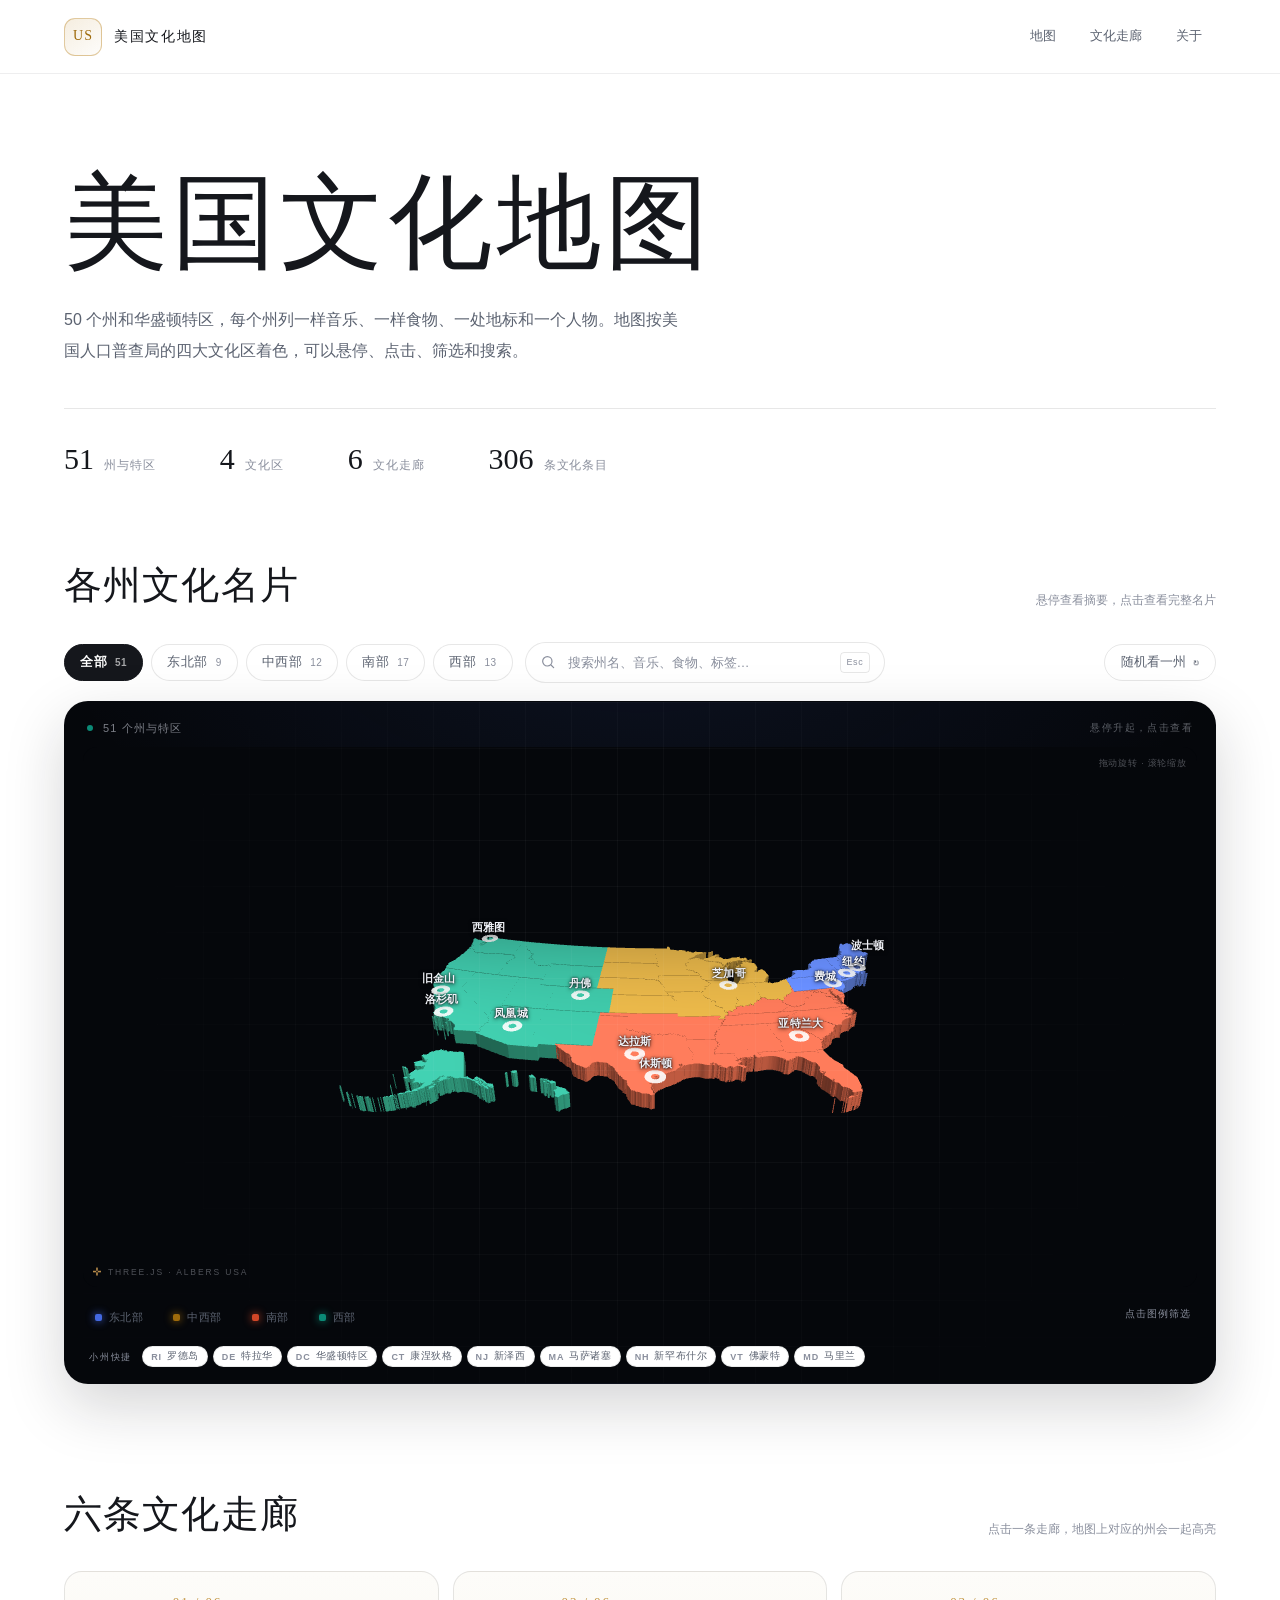
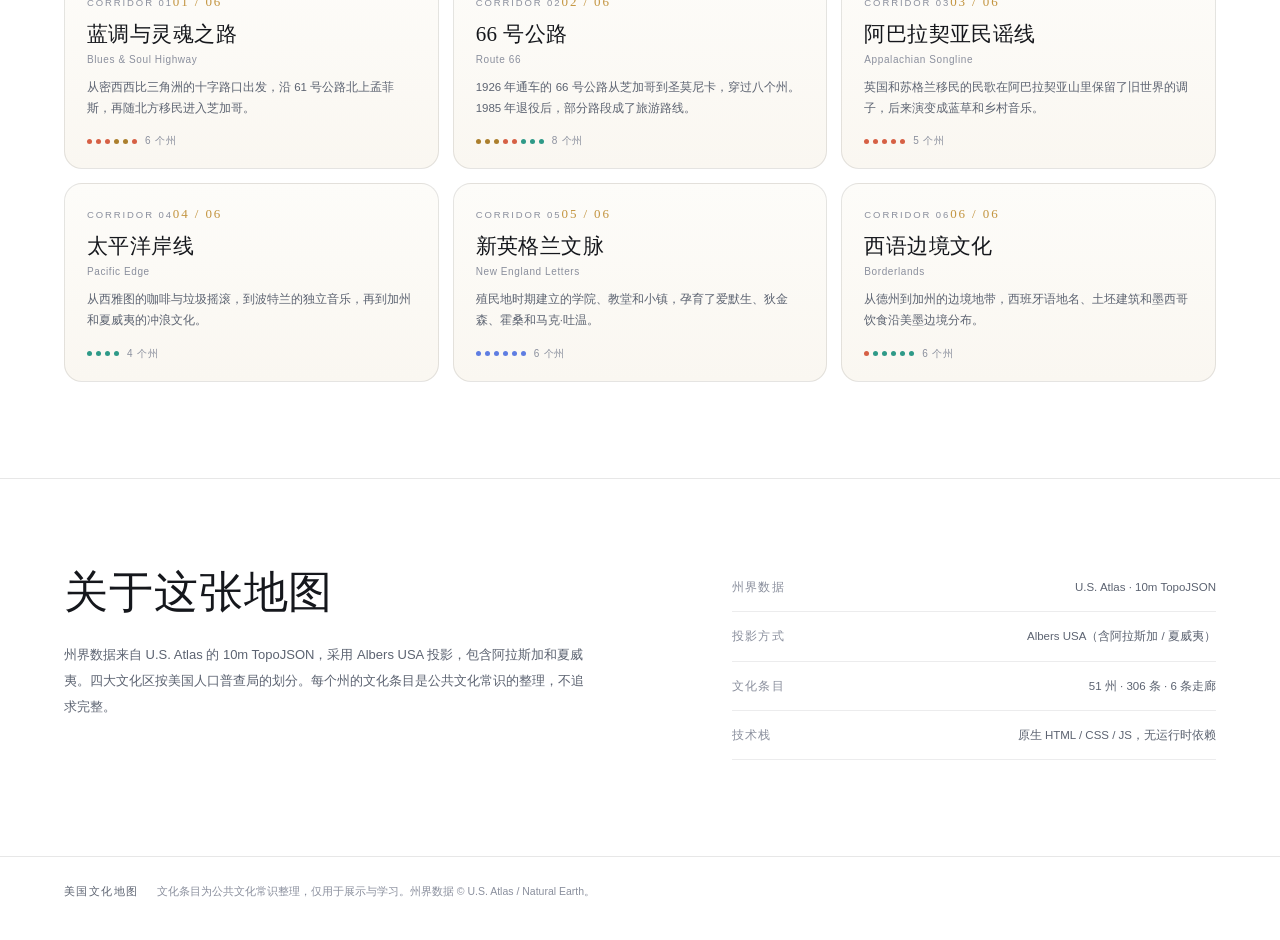
<file: index.html>
<!DOCTYPE html>
<html lang="zh-CN">
<head>
<meta charset="UTF-8">
<meta name="viewport" content="width=device-width, initial-scale=1">
<title>美国文化地图</title>
<meta name="description" content="美国 50 个州与华盛顿特区的文化地图：音乐、食物、地标、人物，按四大文化区着色，可筛选、搜索，并沿六条文化走廊查看。">
<link rel="icon" href="data:image/svg+xml,%3Csvg xmlns='http://www.w3.org/2000/svg' viewBox='0 0 64 64'%3E%3Crect width='64' height='64' rx='14' fill='%23fdfcf9'/%3E%3Ctext x='32' y='45' text-anchor='middle' font-size='32' fill='%239e6a0b' font-family='Georgia'%3E%E2%98%85%3C/text%3E%3C/svg%3E">
<link rel="stylesheet" href="styles.css">
<script>
var _hmt = _hmt || [];
(function() {
var hm = document.createElement("script");
hm.src = "https://hm.baidu.com/hm.js?78a1b20e8469a95c435d81b8d0797706";
var s = document.getElementsByTagName("script")[0];
s.parentNode.insertBefore(hm, s);
})();
</script>
</head>
<body>

<header class="topbar">
  <a class="brand" href="#top">
    <span class="brand-mark">US</span>
    <span class="brand-text">美国文化地图</span>
  </a>
  <nav class="nav">
    <a href="#atlas">地图</a>
    <a href="#corridors">文化走廊</a>
    <a href="#about">关于</a>
  </nav>
</header>

<main id="top">
  <section class="hero">
    <h1>美国文化地图</h1>
    <p class="lede">50 个州和华盛顿特区，每个州列一样音乐、一样食物、一处地标和一个人物。地图按美国人口普查局的四大文化区着色，可以悬停、点击、筛选和搜索。</p>
    <div class="stats">
      <div class="stat"><strong>51</strong><span>州与特区</span></div>
      <div class="stat"><strong>4</strong><span>文化区</span></div>
      <div class="stat"><strong>6</strong><span>文化走廊</span></div>
      <div class="stat"><strong>306</strong><span>条文化条目</span></div>
    </div>
  </section>

  <section class="atlas" id="atlas">
    <div class="section-head">
      <div>
        <h2>各州文化名片</h2>
      </div>
      <p class="section-note">悬停查看摘要，点击查看完整名片</p>
    </div>

    <div class="toolbar">
      <div class="chips" id="regionChips" role="group" aria-label="按文化区筛选"></div>
      <label class="search">
        <svg viewBox="0 0 24 24" aria-hidden="true"><circle cx="11" cy="11" r="7"></circle><path d="m16.5 16.5 4 4"></path></svg>
        <input id="search" type="search" placeholder="搜索州名、音乐、食物、标签…" autocomplete="off" aria-label="搜索州">
        <span class="search-esc">Esc</span>
      </label>
      <button class="ghost-btn" id="randomBtn" type="button" aria-label="随机看一个州"><span class="gb-text">随机看一州</span> <span>↻</span></button>
    </div>

    <div class="atlas-grid" id="atlasGrid">
      <div class="map-card" id="mapCard">
        <div class="map-topline">
          <span class="live-dot"></span>
          <span id="mapStatus">51 个州与特区</span>
          <span class="map-hint">
            <span class="hint-desktop">悬停升起，点击查看</span>
            <span class="hint-mobile">点击查看名片</span>
          </span>
        </div>

        <div class="map-canvas" id="mapCanvas">
          <div class="map-meta map-meta-bl">
            <span class="crosshair">✛</span> THREE.JS · ALBERS USA
          </div>
          <div class="map-meta map-meta-tr">
            <span class="meta-desktop">拖动旋转 · 滚轮缩放</span>
            <span class="meta-mobile">拖动旋转 · 双指缩放</span>
          </div>

          <div class="tooltip" id="tooltip" role="status" aria-live="polite"></div>

          <div class="corridor-banner" id="corridorBanner" hidden>
            <div class="cb-text">
              <span>文化走廊</span>
              <strong id="cbName"></strong>
              <p id="cbDesc"></p>
            </div>
            <button id="cbClose" type="button" aria-label="退出文化走廊">✕</button>
          </div>
        </div>

        <div class="legend" id="legend"></div>
        <div class="small-states" id="smallStates"></div>
      </div>

      <aside class="panel" id="panel" aria-live="polite"></aside>
    </div>
  </section>

  <section class="corridors" id="corridors">
    <div class="section-head">
      <div>
        <h2>六条文化走廊</h2>
      </div>
      <p class="section-note">点击一条走廊，地图上对应的州会一起高亮</p>
    </div>
    <div class="corridor-grid" id="corridorGrid"></div>
  </section>

  <section class="about" id="about">
    <div class="about-copy">
      <h2>关于这张地图</h2>
      <p>州界数据来自 U.S. Atlas 的 10m TopoJSON，采用 Albers USA 投影，包含阿拉斯加和夏威夷。四大文化区按美国人口普查局的划分。每个州的文化条目是公共文化常识的整理，不追求完整。</p>
    </div>
    <div class="about-meta">
      <div><span>州界数据</span><strong>U.S. Atlas · 10m TopoJSON</strong></div>
      <div><span>投影方式</span><strong>Albers USA（含阿拉斯加 / 夏威夷）</strong></div>
      <div><span>文化条目</span><strong>51 州 · 306 条 · 6 条走廊</strong></div>
      <div><span>技术栈</span><strong>原生 HTML / CSS / JS，无运行时依赖</strong></div>
    </div>
  </section>
</main>

<footer>
  <div class="footer-brand">美国文化地图</div>
  <p>文化条目为公共文化常识整理，仅用于展示与学习。州界数据 © U.S. Atlas / Natural Earth。</p>
</footer>

<script src="assets/three.min.js"></script>
<script>
/* 精简版 CSS2DRenderer：把 3D 坐标投影到屏幕，用 DOM 元素显示 */
THREE.CSS2DObject = function (element) {
  this.element = element;
  this.position = new THREE.Vector3();
  this.element.style.position = 'absolute';
  this.element.style.pointerEvents = 'none';
};

THREE.CSS2DRenderer = function () {
  var _this = this;
  var _vector = new THREE.Vector3();
  this.domElement = document.createElement('div');
  this.domElement.style.overflow = 'hidden';
  this.domElement.style.position = 'absolute';
  this.domElement.style.top = '0';
  this.domElement.style.left = '0';
  this.domElement.style.width = '100%';
  this.domElement.style.height = '100%';
  this.domElement.style.pointerEvents = 'none';
  this.labels = [];
  this.getSize = function () { return { width: this.domElement.clientWidth, height: this.domElement.clientHeight }; };
  this.setSize = function (w, h) { this.domElement.style.width = w + 'px'; this.domElement.style.height = h + 'px'; };
  this.add = function (obj) { this.labels.push(obj); };
  this.render = function (scene, camera) {
    if (camera.parent === null) camera.updateMatrixWorld();
    var w = this.domElement.clientWidth, h = this.domElement.clientHeight;
    for (var i = 0; i < this.labels.length; i++) {
      var obj = this.labels[i];
      _vector.copy(obj.position).project(camera);
      var x = (_vector.x * 0.5 + 0.5) * w;
      var y = (-_vector.y * 0.5 + 0.5) * h;
      obj.element.style.transform = 'translate(-50%,-50%) translate(' + x + 'px,' + y + 'px)';
      obj.element.style.zIndex = Math.floor((1 - _vector.z) * 1000);
      if (obj.element.parentNode !== this.domElement) this.domElement.appendChild(obj.element);
    }
  };
};
</script>
<script src="assets/us-paths.js"></script>
<script src="assets/fips.js"></script>
<script src="assets/data.js"></script>
<script src="app.js"></script>
</body>
</html>
</file>
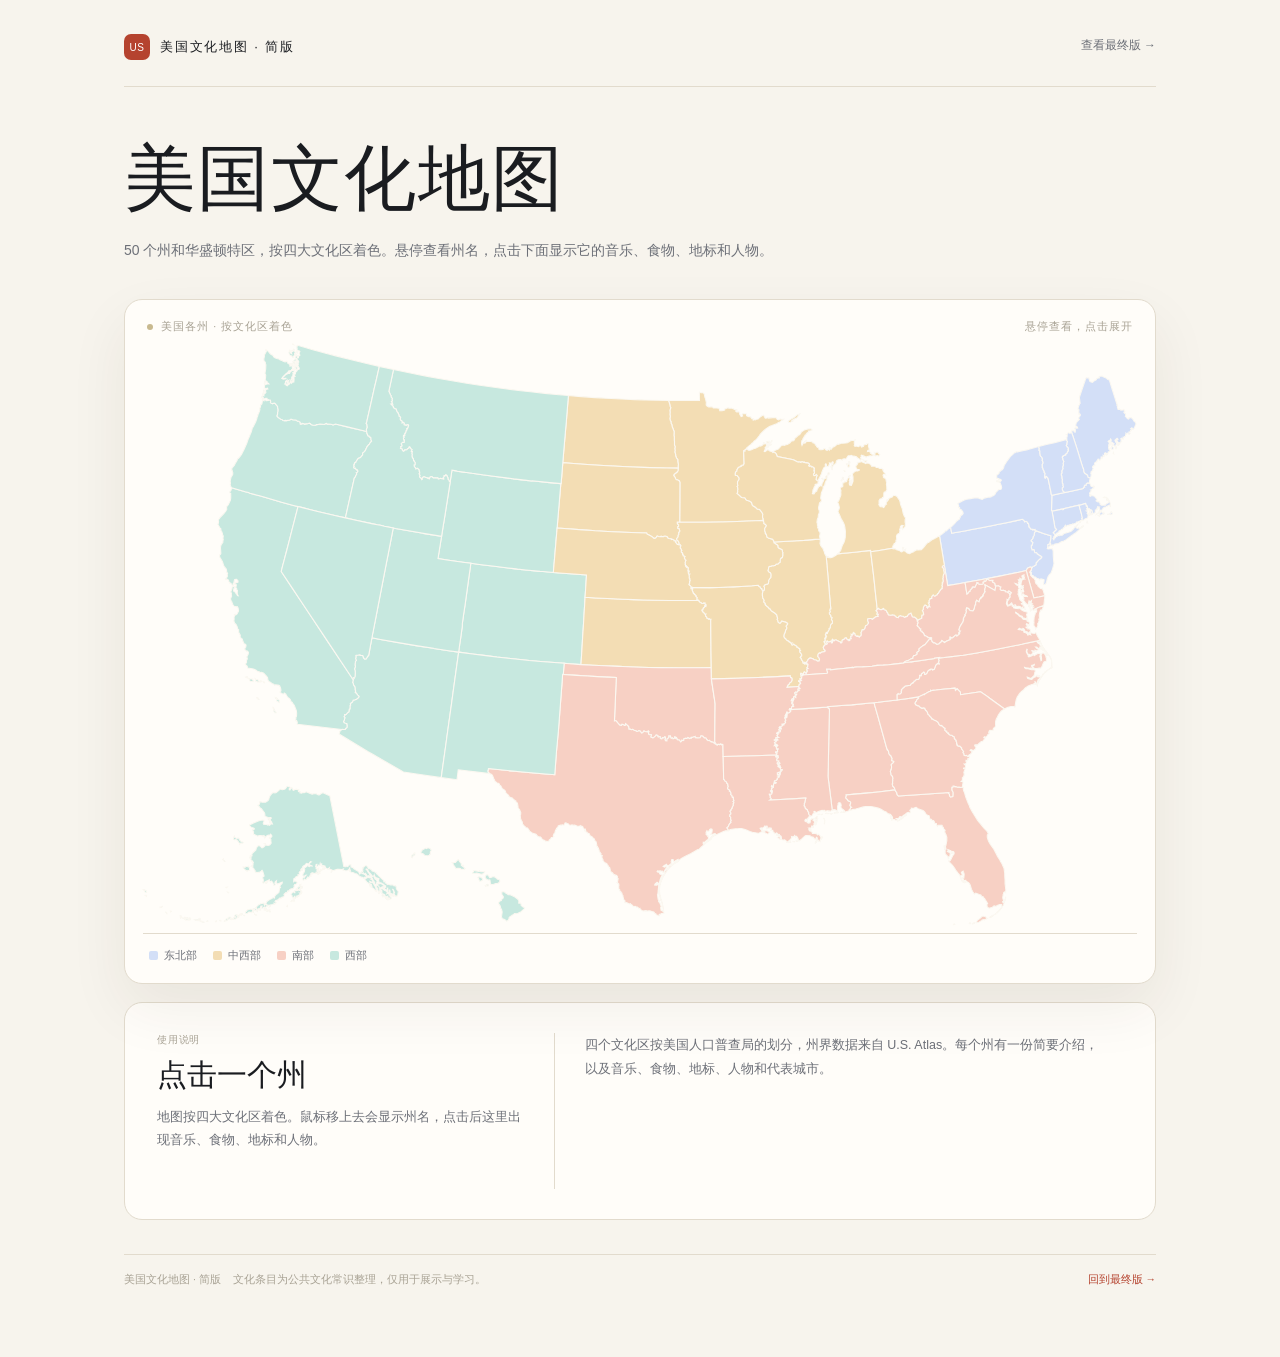
<file: simple/index.html>
<!DOCTYPE html>
<html lang="zh-CN">
<head>
<meta charset="UTF-8">
<meta name="viewport" content="width=device-width, initial-scale=1">
<title>美国文化地图 · 简版</title>
<meta name="description" content="美国文化地图简版：悬停任意一州查看它的文化名片。">
<link rel="icon" href="data:image/svg+xml,%3Csvg xmlns='http://www.w3.org/2000/svg' viewBox='0 0 64 64'%3E%3Crect width='64' height='64' rx='14' fill='%23f7f4ed'/%3E%3Ctext x='32' y='45' text-anchor='middle' font-size='32' fill='%23b5432f' font-family='Georgia'%3E%E2%98%85%3C/text%3E%3C/svg%3E">
<style>
  :root {
    --paper: #f7f4ed;
    --card: #fffdf9;
    --ink: #1a1c20;
    --muted: #6d7078;
    --line: #e2dbcd;
    --accent: #b5432f;
    --ne: #d3dff7;
    --mw: #f3ddb4;
    --so: #f7d0c4;
    --we: #c7e8df;
  }
  * { box-sizing: border-box; }
  body {
    margin: 0;
    background: var(--paper);
    color: var(--ink);
    font-family: -apple-system, BlinkMacSystemFont, "Segoe UI", "PingFang SC", "Microsoft YaHei", sans-serif;
    -webkit-font-smoothing: antialiased;
  }
  .wrap { max-width: 1080px; margin: 0 auto; padding: 34px 24px 70px; }

  header {
    display: flex;
    align-items: center;
    justify-content: space-between;
    gap: 20px;
    padding-bottom: 26px;
    border-bottom: 1px solid var(--line);
  }
  .brand { display: flex; align-items: center; gap: 10px; font-size: 13px; letter-spacing: 0.14em; }
  .brand i {
    width: 26px; height: 26px;
    display: grid; place-items: center;
    border-radius: 7px;
    background: var(--accent);
    color: #fff;
    font-style: normal;
    font-size: 10px;
    letter-spacing: 0.06em;
  }
  header a {
    font-size: 12px;
    color: var(--muted);
    text-decoration: none;
    border-bottom: 1px solid transparent;
    padding-bottom: 2px;
  }
  header a:hover { color: var(--accent); border-color: var(--accent); }

  .intro { padding: 54px 0 34px; max-width: 720px; }
  h1 {
    margin: 0;
    font-family: Georgia, "Times New Roman", "Songti SC", "SimSun", serif;
    font-weight: 400;
    font-size: clamp(42px, 7vw, 72px);
    line-height: 1.06;
    letter-spacing: 0.02em;
  }
  .intro p {
    margin: 20px 0 0;
    font-size: 14px;
    line-height: 1.95;
    color: var(--muted);
  }

  .map-card {
    position: relative;
    background: var(--card);
    border: 1px solid var(--line);
    border-radius: 18px;
    padding: 18px;
    box-shadow: 0 24px 60px rgba(58, 46, 30, 0.07);
  }
  .map-top {
    display: flex;
    align-items: center;
    gap: 8px;
    padding: 2px 4px 10px;
    font-size: 10.5px;
    letter-spacing: 0.1em;
    color: #a8a294;
  }
  .map-top .dot { width: 6px; height: 6px; border-radius: 50%; background: #c8b98f; }
  .map-top span:last-child { margin-left: auto; }
  #map { display: block; width: 100%; height: auto; overflow: visible; }
  #states path {
    fill: #e9e3d7;
    stroke: #fbf8f1;
    stroke-width: 1.1;
    cursor: pointer;
    transform-box: fill-box;
    transform-origin: 50% 50%;
    transition: fill 0.22s ease, stroke 0.22s ease, transform 0.24s ease, opacity 0.22s ease;
    outline: none;
  }
  #states path[data-region="northeast"] { fill: var(--ne); }
  #states path[data-region="midwest"] { fill: var(--mw); }
  #states path[data-region="south"] { fill: var(--so); }
  #states path[data-region="west"] { fill: var(--we); }
  #states path:hover,
  #states path:focus-visible {
    fill: var(--accent);
    stroke: #fff;
    stroke-width: 1.6;
    transform: scale(1.025);
    filter: drop-shadow(0 4px 10px rgba(139, 50, 35, 0.35));
  }
  #states path.is-active {
    fill: var(--accent);
    stroke: #7d2a1c;
    stroke-width: 1.5;
  }
  #states:hover path:not(:hover) { opacity: 0.55; }

  .tip {
    position: absolute;
    z-index: 10;
    padding: 8px 11px;
    border-radius: 8px;
    background: #1c1e23;
    color: #fff;
    font-size: 11.5px;
    line-height: 1.5;
    pointer-events: none;
    opacity: 0;
    transform: translate(-50%, calc(-100% - 12px));
    transition: opacity 0.14s ease;
    white-space: nowrap;
  }
  .tip.on { opacity: 1; }
  .tip small { color: #a9acb4; font-size: 10px; margin-left: 5px; }

  .legend {
    display: flex;
    flex-wrap: wrap;
    gap: 16px;
    padding: 14px 6px 2px;
    margin-top: 8px;
    border-top: 1px solid var(--line);
    font-size: 11px;
    color: var(--muted);
  }
  .legend span { display: inline-flex; align-items: center; gap: 6px; }
  .legend i { width: 9px; height: 9px; border-radius: 2px; }

  /* 详情卡 */
  .detail {
    display: grid;
    grid-template-columns: 0.85fr 1.15fr;
    gap: 30px;
    margin-top: 18px;
    padding: 30px 32px;
    background: var(--card);
    border: 1px solid var(--line);
    border-radius: 18px;
    min-height: 218px;
  }
  .d-left { border-right: 1px solid var(--line); padding-right: 30px; }
  .d-kicker { font-size: 10px; letter-spacing: 0.08em; color: #a8a294; }
  .d-name {
    display: flex;
    align-items: baseline;
    gap: 10px;
    flex-wrap: wrap;
    margin-top: 10px;
  }
  .d-name h2 {
    margin: 0;
    font-family: Georgia, "Times New Roman", "Songti SC", "SimSun", serif;
    font-weight: 400;
    font-size: 34px;
    letter-spacing: 0.02em;
  }
  .d-name em { font-style: italic; font-size: 12px; color: #a8a294; }
  .d-title { margin: 8px 0 0; font-size: 12px; color: var(--accent); letter-spacing: 0.06em; }
  .d-tags { display: flex; flex-wrap: wrap; gap: 6px; margin-top: 16px; }
  .d-tags span {
    padding: 3px 9px;
    border: 1px solid var(--line);
    border-radius: 999px;
    font-size: 10px;
    color: var(--muted);
  }
  .d-desc { margin: 14px 0 0; font-size: 12px; line-height: 1.9; color: #5d6068; }

  .d-right dl {
    display: grid;
    grid-template-columns: 46px 1fr;
    gap: 0 14px;
    margin: 0;
  }
  .d-right dt {
    padding: 9px 0;
    border-bottom: 1px solid #f0ebe0;
    font-size: 10px;
    letter-spacing: 0.1em;
    color: #a8a294;
  }
  .d-right dd {
    margin: 0;
    padding: 9px 0;
    border-bottom: 1px solid #f0ebe0;
    font-size: 12.5px;
    color: var(--ink);
  }
  .d-city { margin: 14px 0 0; font-size: 11px; color: #a8a294; }
  .d-city b { color: #5d6068; font-weight: 500; }

  .empty h2 { font-family: Georgia, "Songti SC", serif; font-weight: 400; font-size: 30px; margin: 8px 0 0; }
  .empty p { margin: 10px 0 0; font-size: 12.5px; line-height: 1.9; color: var(--muted); max-width: 520px; }
  .empty .hint { margin-top: 16px; font-size: 10px; letter-spacing: 0.16em; color: #b3ad9f; }

  footer {
    display: flex;
    flex-wrap: wrap;
    gap: 12px;
    align-items: center;
    margin-top: 34px;
    padding-top: 18px;
    border-top: 1px solid var(--line);
    font-size: 10.5px;
    color: #a8a294;
  }
  footer a { margin-left: auto; color: var(--accent); text-decoration: none; }
  footer a:hover { text-decoration: underline; }

  @media (max-width: 760px) {
    .wrap { padding: 24px 16px 50px; }
    .intro { padding: 36px 0 26px; }
    .detail { grid-template-columns: 1fr; gap: 18px; padding: 24px 20px; }
    .d-left { border-right: 0; border-bottom: 1px solid var(--line); padding-right: 0; padding-bottom: 18px; }
    .map-card { padding: 10px; }
    header .brand { font-size: 11px; letter-spacing: 0.08em; }
  }
</style>
</head>
<body>
<div class="wrap">
  <header>
    <div class="brand"><i>US</i>美国文化地图 · 简版</div>
    <a href="../">查看最终版 →</a>
  </header>

  <div class="intro">
    <h1>美国文化地图</h1>
    <p>50 个州和华盛顿特区，按四大文化区着色。悬停查看州名，点击下面显示它的音乐、食物、地标和人物。</p>
  </div>

  <div class="map-card" id="mapCard">
    <div class="map-top">
      <span class="dot"></span>
      <span>美国各州 · 按文化区着色</span>
      <span>悬停查看，点击展开</span>
    </div>
    <svg id="map" viewBox="-58 13 1016 594" role="img" aria-label="美国各州文化地图"></svg>
    <div class="tip" id="tip"></div>
    <div class="legend">
      <span><i style="background:var(--ne)"></i>东北部</span>
      <span><i style="background:var(--mw)"></i>中西部</span>
      <span><i style="background:var(--so)"></i>南部</span>
      <span><i style="background:var(--we)"></i>西部</span>
    </div>
  </div>

  <div class="detail" id="detail"></div>

  <footer>
    <span>美国文化地图 · 简版</span>
    <span>文化条目为公共文化常识整理，仅用于展示与学习。</span>
    <a href="../">回到最终版 →</a>
  </footer>
</div>

<script src="../assets/us-paths.js"></script>
<script src="../assets/fips.js"></script>
<script src="../assets/data.js"></script>
<script>
(function () {
  'use strict';
  var NS = 'http://www.w3.org/2000/svg';
  var REGIONS = window.US_CULTURE.regions;
  var STATES = window.US_CULTURE.states;
  var FIPS = window.US_FIPS;

  var svg = document.getElementById('map');
  var tip = document.getElementById('tip');
  var detail = document.getElementById('detail');
  var card = document.getElementById('mapCard');
  var stateEls = {};
  var selected = null;

  var g = document.createElementNS(NS, 'g');
  g.id = 'states';
  svg.appendChild(g);

  window.US_STATE_PATHS.forEach(function (item) {
    var abbr = FIPS[item.id];
    var info = STATES[abbr];
    if (!abbr || !info) return;

    var p = document.createElementNS(NS, 'path');
    p.setAttribute('d', item.d);
    p.setAttribute('data-abbr', abbr);
    p.setAttribute('data-region', info.region);
    p.setAttribute('tabindex', '0');
    p.setAttribute('role', 'button');
    p.setAttribute('aria-label', info.name + '，' + info.en);

    p.addEventListener('mouseenter', function () { showTip(abbr); });
    p.addEventListener('mousemove', moveTip);
    p.addEventListener('mouseleave', hideTip);
    p.addEventListener('click', function () { select(abbr); });
    p.addEventListener('keydown', function (e) {
      if (e.key === 'Enter' || e.key === ' ') { e.preventDefault(); select(abbr); }
    });

    g.appendChild(p);
    stateEls[abbr] = p;
  });

  function showTip(abbr) {
    var info = STATES[abbr];
    tip.innerHTML = info.name + ' <small>' + info.en + '</small>';
    tip.classList.add('on');
  }
  function moveTip(e) {
    var r = card.getBoundingClientRect();
    tip.style.left = (e.clientX - r.left) + 'px';
    tip.style.top = (e.clientY - r.top) + 'px';
  }
  function hideTip() { tip.classList.remove('on'); }

  function select(abbr) {
    selected = abbr;
    Object.keys(stateEls).forEach(function (key) {
      stateEls[key].classList.toggle('is-active', key === abbr);
    });
    render(abbr);
    if (window.innerWidth < 820) {
      detail.scrollIntoView({ behavior: 'smooth', block: 'nearest' });
    }
  }

  function render(abbr) {
    if (!abbr) {
      detail.classList.add('empty');
      detail.innerHTML =
        '<div class="d-left">' +
          '<div class="d-kicker">使用说明</div>' +
          '<h2>点击一个州</h2>' +
          '<p>地图按四大文化区着色。鼠标移上去会显示州名，点击后这里出现音乐、食物、地标和人物。</p>' +
        '</div>' +
        '<div class="d-right">' +
          '<p style="margin:0;font-size:12.5px;line-height:1.95;color:#6d7078;">' +
          '四个文化区按美国人口普查局的划分，州界数据来自 U.S. Atlas。每个州有一份简要介绍，以及音乐、食物、地标、人物和代表城市。</p>' +
        '</div>';
      return;
    }

    detail.classList.remove('empty');
    var info = STATES[abbr];
    var region = REGIONS[info.region];
    detail.innerHTML =
      '<div class="d-left">' +
        '<div class="d-kicker">' + region.name + ' · ' + region.en + '</div>' +
        '<div class="d-name"><h2>' + info.name + '</h2><em>' + info.en + '</em></div>' +
        '<p class="d-title">' + info.title + '</p>' +
        '<div class="d-tags">' + info.tags.map(function (t) { return '<span>' + t + '</span>'; }).join('') + '</div>' +
        '<p class="d-desc">' + info.desc + '</p>' +
      '</div>' +
      '<div class="d-right">' +
        '<dl>' +
          '<dt>音乐</dt><dd>' + info.music + '</dd>' +
          '<dt>食物</dt><dd>' + info.food + '</dd>' +
          '<dt>地标</dt><dd>' + info.landmark + '</dd>' +
          '<dt>人物</dt><dd>' + info.figure + '</dd>' +
        '</dl>' +
        '<p class="d-city">代表城市 / 地区：<b>' + info.city + '</b></p>' +
      '</div>';
  }

  render(null);
})();
</script>
</body>
</html>
</file>
<file: styles.css>
/* =========================================================
   美国文化地图 · 最终版
   ========================================================= */
:root {
  --bg: #ffffff;
  --bg-soft: #faf9f6;
  --panel: #fdfcf9;
  --panel-2: #f7f4ed;
  --line: rgba(20, 22, 28, 0.1);
  --line-strong: rgba(20, 22, 28, 0.2);
  --text: #15171c;
  --muted: #5c6371;
  --dim: #8a8f9d;
  --ne: #4368e0;
  --mw: #9e6a0b;
  --so: #d04627;
  --we: #0b8a76;
  --font-serif: "Bodoni 72", Didot, "Times New Roman", "Songti SC", "STSong", "SimSun", serif;
  --font-sans: "Inter", -apple-system, BlinkMacSystemFont, "Segoe UI", "PingFang SC", "Microsoft YaHei", sans-serif;
  --ease: cubic-bezier(0.22, 0.9, 0.28, 1);
}

* { box-sizing: border-box; }

html { scroll-behavior: smooth; scroll-padding-top: 88px; }

body {
  margin: 0;
  background: var(--bg);
  color: var(--text);
  font-family: var(--font-sans);
  font-size: 15px;
  line-height: 1.6;
  -webkit-font-smoothing: antialiased;
  overflow-x: hidden;
}

::selection { background: rgba(185, 130, 32, 0.22); color: var(--text); }

a { color: inherit; text-decoration: none; }

h1, h2, h3 { margin: 0; font-weight: 500; }

button { font-family: inherit; }

/* ---------- 顶栏 ---------- */
.topbar {
  position: sticky;
  top: 0;
  z-index: 50;
  display: flex;
  align-items: center;
  justify-content: space-between;
  gap: 24px;
  height: 74px;
  padding: 0 clamp(20px, 5vw, 64px);
  border-bottom: 1px solid transparent;
  background: rgba(255, 255, 255, 0.86);
  backdrop-filter: blur(18px) saturate(140%);
  -webkit-backdrop-filter: blur(18px) saturate(140%);
  border-bottom-color: rgba(20, 22, 28, 0.07);
}
.brand { display: flex; align-items: center; gap: 12px; }
.brand-mark {
  display: grid;
  place-items: center;
  width: 38px; height: 38px;
  border-radius: 11px;
  border: 1px solid rgba(185, 130, 32, 0.4);
  background: linear-gradient(145deg, rgba(185, 130, 32, 0.14), rgba(185, 130, 32, 0.02));
  color: var(--mw);
  font-family: var(--font-serif);
  font-size: 14px;
  letter-spacing: 0.08em;
}
.brand-text {
  font-size: 14px;
  letter-spacing: 0.12em;
}
.nav { display: flex; align-items: center; gap: 6px; }
.nav a {
  padding: 8px 14px;
  border-radius: 999px;
  font-size: 13px;
  color: var(--muted);
  transition: color 0.2s, background 0.2s;
}
.nav a:hover { color: var(--text); background: rgba(20, 22, 28, 0.05); }

/* ---------- 布局 ---------- */
main { position: relative; z-index: 1; }
.hero, .atlas, .corridors, .about {
  width: min(1280px, 100%);
  margin: 0 auto;
  padding-left: clamp(20px, 5vw, 64px);
  padding-right: clamp(20px, 5vw, 64px);
}

/* ---------- Hero ---------- */
.hero { padding-top: clamp(56px, 8vw, 96px); padding-bottom: clamp(40px, 6vw, 72px); }
.hero h1 {
  font-family: var(--font-serif);
  font-size: clamp(46px, 8.2vw, 104px);
  font-weight: 400;
  line-height: 1.02;
  letter-spacing: 0.04em;
}
.lede {
  max-width: 620px;
  margin: 28px 0 0;
  font-size: clamp(14px, 1.4vw, 16px);
  line-height: 1.95;
  color: var(--muted);
}
.stats {
  display: flex;
  flex-wrap: wrap;
  gap: clamp(24px, 5vw, 64px);
  margin-top: 42px;
  padding-top: 26px;
  border-top: 1px solid var(--line);
}
.stat { display: flex; align-items: baseline; gap: 10px; }
.stat strong {
  font-family: var(--font-serif);
  font-size: 30px;
  font-weight: 400;
  color: var(--text);
  font-variant-numeric: tabular-nums;
}
.stat span { font-size: 12px; letter-spacing: 0.08em; color: var(--dim); }

/* ---------- 区块标题 ---------- */
.section-head {
  display: flex;
  align-items: flex-end;
  justify-content: space-between;
  gap: 24px;
  margin-bottom: 26px;
}
.section-head h2 {
  font-family: var(--font-serif);
  font-size: clamp(26px, 3.2vw, 38px);
  letter-spacing: 0.03em;
}
.section-note { margin: 0 0 6px; font-size: 12px; color: var(--dim); }

/* ---------- 工具栏 ---------- */
.toolbar {
  display: flex;
  align-items: center;
  gap: 12px;
  flex-wrap: wrap;
  margin-bottom: 18px;
}
.chips { display: flex; gap: 8px; flex-wrap: wrap; }
.chip {
  display: inline-flex;
  align-items: center;
  gap: 8px;
  padding: 9px 15px;
  border-radius: 999px;
  border: 1px solid var(--line);
  background: #ffffff;
  color: var(--muted);
  font-size: 12.5px;
  letter-spacing: 0.04em;
  cursor: pointer;
  transition: all 0.22s var(--ease);
}
.chip em {
  font-style: normal;
  font-size: 10px;
  color: var(--dim);
  font-variant-numeric: tabular-nums;
}
.chip:hover { color: var(--text); border-color: var(--line-strong); transform: translateY(-1px); }
.chip.is-on {
  color: #ffffff;
  background: var(--text);
  border-color: var(--text);
  font-weight: 600;
}
.chip.is-on em { color: rgba(255, 255, 255, 0.62); }
.chip[data-region="northeast"].is-on { background: var(--ne); border-color: var(--ne); }
.chip[data-region="midwest"].is-on { background: var(--mw); border-color: var(--mw); }
.chip[data-region="south"].is-on { background: var(--so); border-color: var(--so); }
.chip[data-region="west"].is-on { background: var(--we); border-color: var(--we); }

.search {
  display: flex;
  align-items: center;
  gap: 10px;
  flex: 1 1 240px;
  max-width: 360px;
  padding: 9px 14px;
  border-radius: 999px;
  border: 1px solid var(--line);
  background: #ffffff;
  transition: border-color 0.2s, background 0.2s;
}
.search:focus-within { border-color: rgba(185, 130, 32, 0.5); background: rgba(185, 130, 32, 0.045); }
.search svg {
  width: 16px; height: 16px;
  fill: none;
  stroke: var(--dim);
  stroke-width: 1.8;
  stroke-linecap: round;
  flex: none;
}
.search input {
  flex: 1;
  min-width: 0;
  border: 0;
  outline: 0;
  background: transparent;
  color: var(--text);
  font-family: inherit;
  font-size: 13px;
}
.search input::placeholder { color: var(--dim); }
.search input::-webkit-search-cancel-button { display: none; }
.search-esc {
  font-size: 9px;
  letter-spacing: 0.08em;
  color: var(--dim);
  border: 1px solid var(--line);
  border-radius: 4px;
  padding: 2px 5px;
}
.ghost-btn {
  margin-left: auto;
  padding: 9px 16px;
  border-radius: 999px;
  border: 1px solid var(--line);
  background: transparent;
  color: var(--muted);
  font-size: 12.5px;
  cursor: pointer;
  transition: all 0.22s var(--ease);
}
.ghost-btn > span:last-child { display: inline-block; margin-left: 4px; transition: transform 0.5s var(--ease); }
.ghost-btn:hover { color: var(--text); border-color: var(--line-strong); }
.ghost-btn:hover > span:last-child { transform: rotate(-180deg); }

/* ---------- 地图区 ---------- */
.atlas { padding-bottom: clamp(60px, 8vw, 100px); }
.atlas-grid {
  display: grid;
  grid-template-columns: minmax(0, 1fr);
  gap: 18px;
  align-items: start;
}
.atlas-grid.has-selection {
  grid-template-columns: minmax(0, 1.55fr) minmax(330px, 0.95fr);
}
.atlas-grid .panel { display: none; }
.atlas-grid.has-selection .panel { display: block; animation: panelIn 0.32s var(--ease) both; }
@keyframes panelIn {
  from { opacity: 0; transform: translateY(10px); }
  to { opacity: 1; transform: translateY(0); }
}
.map-card {
  position: relative;
  padding: 16px 18px 14px;
  border: 1px solid var(--line);
  border-radius: 24px;
  background:
    radial-gradient(900px 420px at 50% -10%, rgba(74, 110, 232, 0.1), transparent 65%),
    #05070b;
  box-shadow: 0 22px 60px rgba(20, 22, 28, 0.18);
  overflow: hidden;
}
.map-card::after {
  content: "";
  position: absolute;
  inset: 0;
  pointer-events: none;
  border-radius: inherit;
  background-image:
    linear-gradient(rgba(255, 255, 255, 0.035) 1px, transparent 1px),
    linear-gradient(90deg, rgba(255, 255, 255, 0.035) 1px, transparent 1px);
  background-size: 46px 46px;
  mask-image: radial-gradient(circle at 50% 45%, #000 30%, transparent 78%);
  -webkit-mask-image: radial-gradient(circle at 50% 45%, #000 30%, transparent 78%);
}
.map-topline {
  display: flex;
  align-items: center;
  gap: 10px;
  padding: 2px 4px 10px;
  font-size: 11px;
  letter-spacing: 0.1em;
  color: rgba(220, 224, 235, 0.55);
}
.live-dot {
  width: 6px; height: 6px;
  border-radius: 50%;
  background: var(--we);
}
.map-hint { margin-left: auto; font-size: 10px; color: rgba(220, 224, 235, 0.4); letter-spacing: 0.14em; }
.hint-mobile, .meta-mobile, .tip-mobile { display: none; }

.map-canvas { position: relative; height: clamp(440px, 60vh, 740px); border-radius: 14px; overflow: hidden; background: #05070b; }
.map-canvas canvas { display: block; width: 100%; height: 100%; }
/* 城市标签 */
.city-label {
  display: flex;
  align-items: center;
  gap: 4px;
  white-space: nowrap;
  pointer-events: none;
  user-select: none;
  font-size: 11px;
  line-height: 1;
  color: #f0f2f8;
  text-shadow: 0 1px 4px rgba(0, 0, 0, 0.85), 0 0 2px rgba(0, 0, 0, 0.9);
}
.city-label .city-dot {
  width: 5px;
  height: 5px;
  border-radius: 50%;
  background: #ffffff;
  box-shadow: 0 0 4px rgba(255, 255, 255, 0.8);
  flex-shrink: 0;
}
.city-label .city-name {
  font-weight: 600;
  letter-spacing: 0.02em;
}
/* 城市标签：选中/悬停该州时高亮为区域色胶囊，其余弱化 */
.city-label.is-active {
  color: #ffffff;
  background: var(--city-accent, #5b7bd6);
  padding: 2px 8px;
  border-radius: 10px;
  font-weight: 700;
  font-size: 12px;
  box-shadow: 0 2px 10px rgba(0, 0, 0, 0.55);
  text-shadow: none;
}
.city-label.is-dim { opacity: 0.45; }
.map-meta {
  position: absolute;
  font-size: 8.5px;
  letter-spacing: 0.22em;
  color: rgba(220, 224, 235, 0.34);
  pointer-events: none;
  user-select: none;
}
.map-meta-bl { left: 10px; bottom: 8px; }
.map-meta-tr { right: 10px; top: 10px; letter-spacing: 0.1em; }
.crosshair { color: rgba(244, 184, 96, 0.75); }
.north-arrow { color: rgba(220, 224, 235, 0.38); }

/* ---------- 州 ---------- */
#states .st {
  cursor: pointer;
  stroke: #fdfcf9;
  stroke-width: 1.15;
  stroke-linejoin: round;
  transform-box: fill-box;
  transform-origin: 50% 50%;
  transition: fill 0.28s ease, opacity 0.28s ease, stroke 0.2s ease,
              transform 0.34s var(--ease), filter 0.28s ease;
  outline: none;
}
#states .st[data-region="northeast"] { fill: #dfe6fb; --vivid: var(--ne); --glow: rgba(67, 104, 224, 0.45); }
#states .st[data-region="midwest"]   { fill: #f8eacf; --vivid: var(--mw); --glow: rgba(158, 106, 11, 0.35); }
#states .st[data-region="south"]     { fill: #fadcd4; --vivid: var(--so); --glow: rgba(208, 70, 39, 0.35); }
#states .st[data-region="west"]      { fill: #d6f0e9; --vivid: var(--we); --glow: rgba(11, 138, 118, 0.35); }

#states .st:hover,
#states .st:focus-visible {
  fill: var(--vivid);
  stroke: #ffffff;
  stroke-width: 1.5;
  transform: scale(1.035);
  filter: drop-shadow(0 0 7px var(--glow)) drop-shadow(0 0 24px var(--glow));
  z-index: 2;
}
#states .st.is-selected {
  fill: var(--vivid);
  stroke: #fff;
  stroke-width: 1.7;
  filter: drop-shadow(0 0 8px var(--glow));
}
#states:hover .st:not(:hover) { opacity: 0.45; }
#states .st.is-dim { opacity: 0.12 !important; pointer-events: none; }
#states .st.is-corridor {
  fill: var(--vivid);
  stroke: #fff;
  stroke-width: 1.4;
  animation: statePulse 2.4s ease-in-out infinite;
}
#states .st.is-flash { animation: stateFlash 0.9s var(--ease); }
@keyframes stateFlash {
  0% { filter: none; transform: scale(1); }
  35% { fill: var(--vivid); filter: drop-shadow(0 0 16px var(--glow)); transform: scale(1.045); }
  100% { filter: none; transform: scale(1); }
}
@keyframes statePulse {
  0%, 100% { filter: drop-shadow(0 0 3px var(--glow)); opacity: 0.82; }
  50% { filter: drop-shadow(0 0 15px var(--glow)); opacity: 1; }
}

/* ---------- 悬浮提示 ---------- */
.tooltip {
  position: fixed;
  left: 0; top: 0;
  z-index: 80;
  min-width: 150px;
  max-width: 260px;
  padding: 11px 14px;
  border: 1px solid rgba(255, 255, 255, 0.16);
  border-radius: 13px;
  background: rgba(10, 14, 23, 0.93);
  color: #f3f5fa;
  box-shadow: 0 18px 44px rgba(0, 0, 0, 0.28);
  backdrop-filter: blur(14px);
  -webkit-backdrop-filter: blur(14px);
  pointer-events: none;
  opacity: 0;
  transform: translate(-50%, calc(-100% - 16px)) scale(0.96);
  transition: opacity 0.16s ease, transform 0.16s var(--ease);
}
.tooltip.is-on { opacity: 1; transform: translate(-50%, calc(-100% - 16px)) scale(1); }
.tooltip.is-below { transform: translate(-50%, 16px) scale(0.96); }
.tooltip.is-below.is-on { transform: translate(-50%, 16px) scale(1); }
.tooltip::after {
  content: "";
  position: absolute;
  left: 50%;
  bottom: -5px;
  width: 9px; height: 9px;
  background: rgba(10, 14, 23, 0.93);
  border-right: 1px solid rgba(255, 255, 255, 0.16);
  border-bottom: 1px solid rgba(255, 255, 255, 0.16);
  transform: translateX(-50%) rotate(45deg);
}
.tooltip.is-below::after {
  bottom: auto;
  top: -5px;
  border: 0;
  border-left: 1px solid rgba(255, 255, 255, 0.16);
  border-top: 1px solid rgba(255, 255, 255, 0.16);
}
.tt-name { display: flex; align-items: baseline; gap: 7px; }
.tt-name b { font-size: 14px; font-weight: 600; letter-spacing: 0.02em; }
.tt-name i { font-size: 10px; font-style: normal; color: #9299a9; letter-spacing: 0.06em; }
.tt-region {
  display: inline-flex;
  align-items: center;
  gap: 5px;
  margin-top: 5px;
  font-size: 9.5px;
  letter-spacing: 0.08em;
  color: #a3aab9;
}
.tt-region::before {
  content: "";
  width: 5px; height: 5px;
  border-radius: 50%;
  background: var(--dot, var(--mw));
}
.tt-tags { display: flex; gap: 5px; margin-top: 8px; flex-wrap: wrap; }
.tt-tags span {
  padding: 2px 7px;
  border: 1px solid rgba(255, 255, 255, 0.12);
  border-radius: 999px;
  font-size: 9.5px;
  color: #a3aab9;
}
.tt-cities { display: flex; align-items: center; gap: 5px; margin-top: 8px; flex-wrap: wrap; }
.tt-cities-label { font-size: 9px; color: #737b8c; letter-spacing: 0.08em; }
.tt-city {
  display: inline-flex; align-items: center; gap: 4px;
  padding: 2px 8px; border-radius: 999px;
  background: rgba(255, 255, 255, 0.06);
  border: 1px solid rgba(255, 255, 255, 0.1);
  font-size: 9.5px; color: #cfd5e2;
}
.tt-city i { width: 5px; height: 5px; border-radius: 50%; background: var(--dot); flex-shrink: 0; }
.tt-cue { margin-top: 7px; font-size: 9.5px; color: #737b8c; letter-spacing: 0.08em; }

/* ---------- 走廊横幅 ---------- */
.corridor-banner {
  position: absolute;
  left: 12px;
  bottom: 26px;
  z-index: 20;
  display: flex;
  align-items: flex-start;
  gap: 14px;
  max-width: 330px;
  padding: 14px 16px;
  border: 1px solid rgba(185, 130, 32, 0.28);
  border-radius: 16px;
  background: rgba(255, 255, 255, 0.95);
  box-shadow: 0 20px 50px rgba(20, 22, 28, 0.14);
  backdrop-filter: blur(16px);
  -webkit-backdrop-filter: blur(16px);
  animation: rise 0.4s var(--ease) both;
}
.corridor-banner[hidden] { display: none; }
.cb-text span {
  font-size: 9px;
  letter-spacing: 0.24em;
  color: var(--mw);
  text-transform: uppercase;
}
.cb-text strong { display: block; margin-top: 4px; font-size: 15px; font-weight: 600; }
.cb-text p { margin: 5px 0 0; font-size: 11.5px; line-height: 1.7; color: var(--muted); }
.corridor-banner button {
  flex: none;
  width: 22px; height: 22px;
  border-radius: 50%;
  border: 1px solid var(--line);
  background: transparent;
  color: var(--muted);
  font-size: 10px;
  cursor: pointer;
  transition: all 0.2s;
}
.corridor-banner button:hover { color: var(--text); border-color: var(--line-strong); }

/* ---------- 图例 ---------- */
.legend {
  display: flex;
  flex-wrap: wrap;
  gap: 8px 18px;
  padding: 12px 6px 2px;
  margin-top: 6px;
  border-top: 1px solid rgba(20, 22, 28, 0.08);
}
.legend button {
  display: inline-flex;
  align-items: center;
  gap: 7px;
  padding: 4px 6px;
  border: 0;
  background: transparent;
  color: var(--muted);
  font-size: 11px;
  letter-spacing: 0.04em;
  cursor: pointer;
  border-radius: 6px;
  transition: color 0.2s, background 0.2s;
}
.legend button:hover { color: var(--text); background: rgba(20, 22, 28, 0.05); }
.legend button.is-on { color: var(--text); }
.legend i {
  width: 7px; height: 7px;
  border-radius: 2px;
  background: var(--c);
  box-shadow: 0 0 8px var(--c);
}
.legend button.is-on i { transform: scale(1.25); }
.legend .legend-all { margin-left: auto; font-size: 10px; color: var(--dim); letter-spacing: 0.1em; }

/* ---------- 小州快捷 ---------- */
.small-states {
  display: flex;
  align-items: center;
  gap: 8px;
  flex-wrap: wrap;
  margin-top: 6px;
  padding: 8px 6px 2px;
  border-top: 1px solid rgba(20, 22, 28, 0.08);
}
.ss-label {
  font-size: 9px;
  letter-spacing: 0.2em;
  color: var(--dim);
  text-transform: uppercase;
  margin-right: 2px;
}
.ss-list { display: flex; flex-wrap: wrap; gap: 5px; }
.small-states button {
  display: inline-flex;
  align-items: center;
  gap: 5px;
  padding: 3px 8px;
  border: 1px solid rgba(20, 22, 28, 0.09);
  border-radius: 999px;
  background: #ffffff;
  color: var(--muted);
  font-size: 9.5px;
  letter-spacing: 0.06em;
  cursor: pointer;
  transition: all 0.2s var(--ease);
}
.small-states button b {
  font-size: 9px;
  font-weight: 600;
  letter-spacing: 0.1em;
  color: var(--dim);
}
.small-states button:hover {
  color: var(--text);
  border-color: rgba(185, 130, 32, 0.45);
  background: rgba(185, 130, 32, 0.08);
  transform: translateY(-1px);
}
.small-states button:hover b { color: var(--mw); }

/* ---------- 详情面板 ---------- */
.panel {
  position: sticky;
  top: 94px;
  min-height: 560px;
  padding: 30px 28px 26px;
  border: 1px solid var(--line);
  border-radius: 24px;
  background:
    radial-gradient(500px 300px at 100% 0%, rgba(185, 130, 32, 0.07), transparent 65%),
    #fdfcf9;
  box-shadow: 0 22px 60px rgba(20, 22, 28, 0.05);
  overflow: hidden;
}
.panel-empty { animation: rise 0.45s var(--ease) both; }
.panel-kicker {
  display: flex;
  align-items: center;
  gap: 8px;
  font-size: 10px;
  letter-spacing: 0.08em;
  color: var(--dim);
}
.panel-empty h3 {
  margin-top: 16px;
  font-family: var(--font-serif);
  font-size: 32px;
  line-height: 1.25;
  letter-spacing: 0.02em;
}
.panel-empty > p {
  margin: 12px 0 0;
  font-size: 13px;
  line-height: 1.9;
  color: var(--muted);
}
.panel-regions { margin-top: 26px; border-top: 1px solid var(--line); }
.panel-region-row {
  display: flex;
  align-items: center;
  gap: 10px;
  padding: 11px 2px;
  border-bottom: 1px solid rgba(20, 22, 28, 0.07);
  font-size: 12.5px;
}
.panel-region-row i { width: 8px; height: 8px; border-radius: 2px; background: var(--c); box-shadow: 0 0 9px var(--c); }
.panel-region-row b { font-weight: 500; }
.panel-region-row small { color: var(--dim); font-size: 10px; letter-spacing: 0.12em; }
.panel-region-row span { margin-left: auto; color: var(--dim); font-size: 11px; font-variant-numeric: tabular-nums; }
.panel-tip {
  display: flex;
  align-items: flex-start;
  gap: 8px;
  margin-top: 22px;
  padding: 12px 14px;
  border: 1px dashed rgba(20, 22, 28, 0.14);
  border-radius: 12px;
  font-size: 11.5px;
  line-height: 1.75;
  color: var(--dim);
}
.panel-tip b { color: var(--muted); font-weight: 500; }
.panel-empty .panel-foot-note {
  margin-top: 18px;
  font-size: 10px;
  letter-spacing: 0.06em;
  color: rgba(20, 22, 28, 0.32);
}

.panel-state { position: relative; animation: rise 0.42s var(--ease) both; }
.panel-close {
  display: none;
  position: absolute;
  top: 14px; right: 14px;
  width: 36px; height: 36px;
  border: 1px solid var(--line);
  border-radius: 50%;
  background: rgba(255, 255, 255, 0.9);
  color: var(--muted);
  font-size: 15px;
  line-height: 1;
  cursor: pointer;
  z-index: 5;
  align-items: center;
  justify-content: center;
}
.panel-watermark {
  position: absolute;
  top: -24px; right: -14px;
  font-family: var(--font-serif);
  font-size: 116px;
  line-height: 1;
  letter-spacing: 0.02em;
  color: rgba(20, 22, 28, 0.06);
  pointer-events: none;
  user-select: none;
}
.panel-state .panel-kicker { color: var(--accent); }
.panel-state .panel-kicker i {
  width: 6px; height: 6px;
  border-radius: 50%;
  background: var(--accent);
  box-shadow: 0 0 10px var(--accent);
}
.panel-title { margin-top: 14px; display: flex; align-items: baseline; flex-wrap: wrap; gap: 10px; }
.panel-title h3 {
  font-family: var(--font-serif);
  font-size: clamp(30px, 3vw, 40px);
  letter-spacing: 0.02em;
}
.panel-title span { font-size: 12px; color: var(--dim); letter-spacing: 0.06em; font-style: italic; }
.panel-nick {
  display: inline-block;
  margin-top: 10px;
  padding: 3px 10px;
  border-radius: 999px;
  border: 1px solid var(--accent-soft, rgba(20, 22, 28, 0.16));
  background: var(--accent-bg, rgba(20, 22, 28, 0.04));
  color: var(--accent);
  font-size: 10.5px;
  letter-spacing: 0.08em;
}
.tag-row { display: flex; flex-wrap: wrap; gap: 6px; margin-top: 16px; }
.tag-row span {
  padding: 4px 9px;
  border: 1px solid var(--line);
  border-radius: 6px;
  font-size: 10.5px;
  color: var(--muted);
  letter-spacing: 0.04em;
}
.panel-desc {
  margin: 18px 0 0;
  font-size: 13px;
  line-height: 2;
  color: #4b5261;
}
.facts { margin: 22px 0 0; border-top: 1px solid var(--line); }
.facts > div {
  display: grid;
  grid-template-columns: 52px 1fr;
  gap: 12px;
  align-items: baseline;
  padding: 11px 0;
  border-bottom: 1px solid rgba(20, 22, 28, 0.07);
}
.facts dt { font-size: 10px; letter-spacing: 0.14em; color: var(--dim); }
.facts dd { margin: 0; font-size: 12.5px; line-height: 1.6; color: var(--text); }
.panel-city {
  display: flex;
  align-items: center;
  justify-content: space-between;
  gap: 12px;
  margin-top: 14px;
  font-size: 11px;
  color: var(--dim);
}
.panel-city strong { font-weight: 500; color: var(--muted); font-size: 11.5px; text-align: right; }
.panel-major-cities { margin-top: 14px; }
.pmc-label { display: block; font-size: 10px; letter-spacing: 0.14em; color: var(--dim); margin-bottom: 8px; }
.pmc-label em { font-style: normal; color: var(--muted); letter-spacing: 0; font-size: 9.5px; }
.pmc-list { display: flex; flex-wrap: wrap; gap: 6px; }
.pmc-item {
  display: inline-flex; align-items: center; gap: 5px;
  padding: 4px 10px; border-radius: 999px;
  background: var(--accent-bg);
  border: 1px solid var(--accent-soft);
  font-size: 11.5px; color: var(--text);
}
.pmc-item i { width: 6px; height: 6px; border-radius: 50%; background: var(--c); flex-shrink: 0; box-shadow: 0 0 5px var(--c); }
.pmc-item b { font-weight: 600; }
.pmc-item small { font-size: 9.5px; color: var(--muted); letter-spacing: 0.02em; }
.panel-actions { display: flex; gap: 8px; margin-top: 20px; }
.panel-actions button {
  flex: 1;
  padding: 10px 14px;
  border-radius: 10px;
  border: 1px solid var(--line);
  background: #ffffff;
  color: var(--muted);
  font-size: 11.5px;
  letter-spacing: 0.06em;
  cursor: pointer;
  transition: all 0.22s var(--ease);
}
.panel-actions button:hover { color: var(--text); border-color: var(--line-strong); background: rgba(20, 22, 28, 0.05); }
.panel-actions .primary {
  color: #ffffff;
  background: var(--text);
  border-color: var(--text);
  font-weight: 600;
}
.panel-actions .primary:hover { background: #000000; color: #ffffff; }

@keyframes rise {
  from { opacity: 0; transform: translateY(10px); }
  to { opacity: 1; transform: translateY(0); }
}

/* ---------- 走廊卡片 ---------- */
.corridors { padding-bottom: clamp(60px, 8vw, 96px); }
.corridor-grid {
  display: grid;
  grid-template-columns: repeat(3, minmax(0, 1fr));
  gap: 14px;
}
.corridor-card {
  position: relative;
  display: flex;
  flex-direction: column;
  gap: 10px;
  padding: 22px 22px 20px;
  border: 1px solid var(--line);
  border-radius: 18px;
  background: linear-gradient(180deg, #fdfcf9, #faf7f1);
  cursor: pointer;
  overflow: hidden;
  text-align: left;
  color: inherit;
  transition: transform 0.3s var(--ease), border-color 0.3s, background 0.3s;
}
.corridor-card::before {
  content: "";
  position: absolute;
  inset: 0;
  background: radial-gradient(420px 180px at 0% 0%, rgba(185, 130, 32, 0.12), transparent 70%);
  opacity: 0;
  transition: opacity 0.3s;
}
.corridor-card:hover, .corridor-card.is-on {
  transform: translateY(-4px);
  border-color: rgba(185, 130, 32, 0.45);
}
.corridor-card:hover::before, .corridor-card.is-on::before { opacity: 1; }
.corridor-card .cc-top {
  display: flex;
  align-items: center;
  justify-content: space-between;
  font-size: 9.5px;
  letter-spacing: 0.2em;
  color: var(--dim);
}
.cc-index { font-family: var(--font-serif); font-size: 13px; color: rgba(185, 130, 32, 0.85); }
.corridor-card h3 {
  position: relative;
  font-family: var(--font-serif);
  font-size: 21px;
  letter-spacing: 0.02em;
}
.corridor-card .cc-en {
  position: relative;
  margin-top: -4px;
  font-size: 10px;
  letter-spacing: 0.06em;
  color: var(--dim);
}
.corridor-card p {
  position: relative;
  margin: 2px 0 0;
  font-size: 11.5px;
  line-height: 1.8;
  color: var(--muted);
}
.cc-foot {
  position: relative;
  display: flex;
  align-items: center;
  gap: 8px;
  margin-top: 6px;
  font-size: 10px;
  letter-spacing: 0.08em;
  color: var(--dim);
}
.cc-dots { display: flex; gap: 4px; }
.cc-dots i {
  width: 5px; height: 5px;
  border-radius: 50%;
  background: var(--c);
  opacity: 0.85;
}
.cc-go { margin-left: auto; color: var(--mw); opacity: 0; transform: translateX(-4px); transition: all 0.25s; }
.corridor-card:hover .cc-go, .corridor-card.is-on .cc-go { opacity: 1; transform: translateX(0); }

/* ---------- 关于 ---------- */
.about {
  display: grid;
  grid-template-columns: minmax(0, 1.1fr) minmax(0, 0.9fr);
  gap: clamp(32px, 6vw, 80px);
  padding-top: clamp(48px, 7vw, 84px);
  padding-bottom: clamp(60px, 8vw, 96px);
  border-top: 1px solid var(--line);
}
.about h2 {
  font-family: var(--font-serif);
  font-size: clamp(28px, 3.6vw, 44px);
  line-height: 1.35;
  letter-spacing: 0.02em;
}
.about-copy > p:last-child {
  max-width: 520px;
  margin: 20px 0 0;
  font-size: 13px;
  line-height: 2;
  color: var(--muted);
}
.about-meta { display: flex; flex-direction: column; }
.about-meta > div {
  display: flex;
  align-items: baseline;
  justify-content: space-between;
  gap: 20px;
  padding: 15px 0;
  border-bottom: 1px solid rgba(20, 22, 28, 0.08);
  font-size: 11.5px;
}
.about-meta span { color: var(--dim); letter-spacing: 0.1em; flex: none; }
.about-meta strong { font-weight: 400; color: var(--muted); text-align: right; }

/* ---------- 页脚 ---------- */
footer {
  position: relative;
  z-index: 1;
  display: flex;
  align-items: center;
  gap: 18px;
  flex-wrap: wrap;
  padding: 26px clamp(20px, 5vw, 64px) 40px;
  border-top: 1px solid var(--line);
  font-size: 10.5px;
  color: var(--dim);
}
.footer-brand { letter-spacing: 0.14em; color: var(--muted); }
.footer-brand span { margin-left: 10px; font-size: 8.5px; letter-spacing: 0.22em; color: rgba(20, 22, 28, 0.32); }
footer p { margin: 0; }
footer a { margin-left: auto; color: var(--mw); font-size: 11px; }
footer a:hover { color: #7d5307; }

/* ---------- 响应式 ---------- */
@media (max-width: 1120px) {
  .atlas-grid { grid-template-columns: minmax(0, 1fr); }
  .panel { position: relative; top: 0; min-height: 0; }
  .panel-empty { display: grid; grid-template-columns: 1fr 1fr; gap: 0 32px; align-items: start; }
  .panel-empty h3, .panel-empty > p { grid-column: 1; }
  .panel-regions { grid-column: 2; grid-row: 1 / span 4; margin-top: 0; }
  .panel-tip { grid-column: 1; }
  .panel-empty .panel-foot-note { grid-column: 1 / -1; }
  .corridor-grid { grid-template-columns: repeat(2, minmax(0, 1fr)); }
}
@media (max-width: 860px) {
  .nav a { display: none; }
  .hero { padding-top: 52px; }
  .section-head { align-items: flex-start; flex-direction: column; gap: 8px; }
  .section-note { margin: 0; }
  .about { grid-template-columns: 1fr; }
  .about-meta { border-top: 1px solid var(--line); }
}
@media (max-width: 720px) {
  body { font-size: 14px; }

  /* Hero: 去掉开头的大标题和描述，只保留紧凑统计 */
  .hero { padding-top: 40px; padding-bottom: 24px; }
  .hero h1 { display: none; }
  .hero .lede { display: none; }
  .stats { margin-top: 0; padding-top: 0; border-top: none; gap: 16px 28px; }
  .stat strong { font-size: 22px; }

  .toolbar { align-items: stretch; }
  .chips { width: 100%; flex-wrap: wrap; }
  .chip { flex: none; padding: 8px 12px; }
  .search { max-width: none; flex: 1 1 auto; }
  .ghost-btn { flex: none; padding: 9px 13px; }
  .ghost-btn .gb-text { display: none; }
  .search-esc { display: none; }

  .map-card { padding: 12px 10px 10px; border-radius: 18px; }
  .map-hint { display: inline; }
  .hint-desktop { display: none; }
  .hint-mobile { display: inline; }
  .map-meta-bl { display: none; }
  .meta-desktop { display: none; }
  .meta-mobile { display: inline; }
  .map-canvas { height: clamp(380px, 56vh, 560px); }

  .corridor-grid { grid-template-columns: 1fr; }

  /* 手机端：面板改为全屏底部弹层 */
  .atlas-grid.has-selection { grid-template-columns: minmax(0, 1fr); }
  .atlas-grid.has-selection .panel {
    display: block;
    position: fixed;
    inset: auto 0 0 0;
    top: 8vh;
    z-index: 999;
    border-radius: 20px 20px 0 0;
    border: 1px solid var(--line);
    border-bottom: none;
    padding: 20px 18px 28px;
    min-height: 0;
    max-height: 92vh;
    overflow-y: auto;
    -webkit-overflow-scrolling: touch;
    animation: panelSlideUp 0.34s var(--ease) both;
    box-shadow: 0 -20px 60px rgba(20, 22, 28, 0.28);
  }
  .panel-close { display: flex; }
  .tip-desktop { display: none; }
  .tip-mobile { display: inline; }
  .panel-empty { display: block; }
  .panel-regions { margin-top: 18px; }
  .panel-title h3 { font-size: 26px; }
  .panel-state h3 { font-size: 26px; }
  .panel-num { font-size: 72px; }
  .panel-watermark { font-size: 80px; top: -10px; right: -8px; }
  .panel-actions { flex-direction: column; }
  .panel-actions button { width: 100%; justify-content: center; }

  .corridor-banner { left: 8px; right: 8px; bottom: 10px; max-width: none; }
  footer { flex-direction: column; align-items: flex-start; gap: 8px; }
  footer a { margin-left: 0; }
  .section-head h2 { font-size: clamp(22px, 5vw, 30px); }
  .about h2 { font-size: 22px; }
  .corridor-card { padding: 16px 18px; }
  .corridor-card h3 { font-size: 18px; }
}

@keyframes panelSlideUp {
  from { transform: translateY(100%); opacity: 0.6; }
  to { transform: translateY(0); opacity: 1; }
}

@media (max-width: 520px) {
  body { font-size: 13.5px; }
  .stats { display: grid; grid-template-columns: 1fr 1fr; gap: 12px 20px; }
  .section-head h2 { font-size: 20px; }
  .panel { padding: 18px 15px 24px; }
  .panel-title h3 { font-size: 22px; }
  .panel-num { font-size: 60px; }
  .facts dd { font-size: 12px; }
  .corridor-card h3 { font-size: 17px; }
  .brand-text { font-size: 13px; }
  .legend { font-size: 8px; gap: 8px 12px; }
  .small-states button { font-size: 9px; padding: 5px 8px; }
}

@media (prefers-reduced-motion: reduce) {
  *, *::before, *::after {
    animation-duration: 0.001ms !important;
    animation-iteration-count: 1 !important;
    transition-duration: 0.001ms !important;
    scroll-behavior: auto !important;
  }
}
</file>
